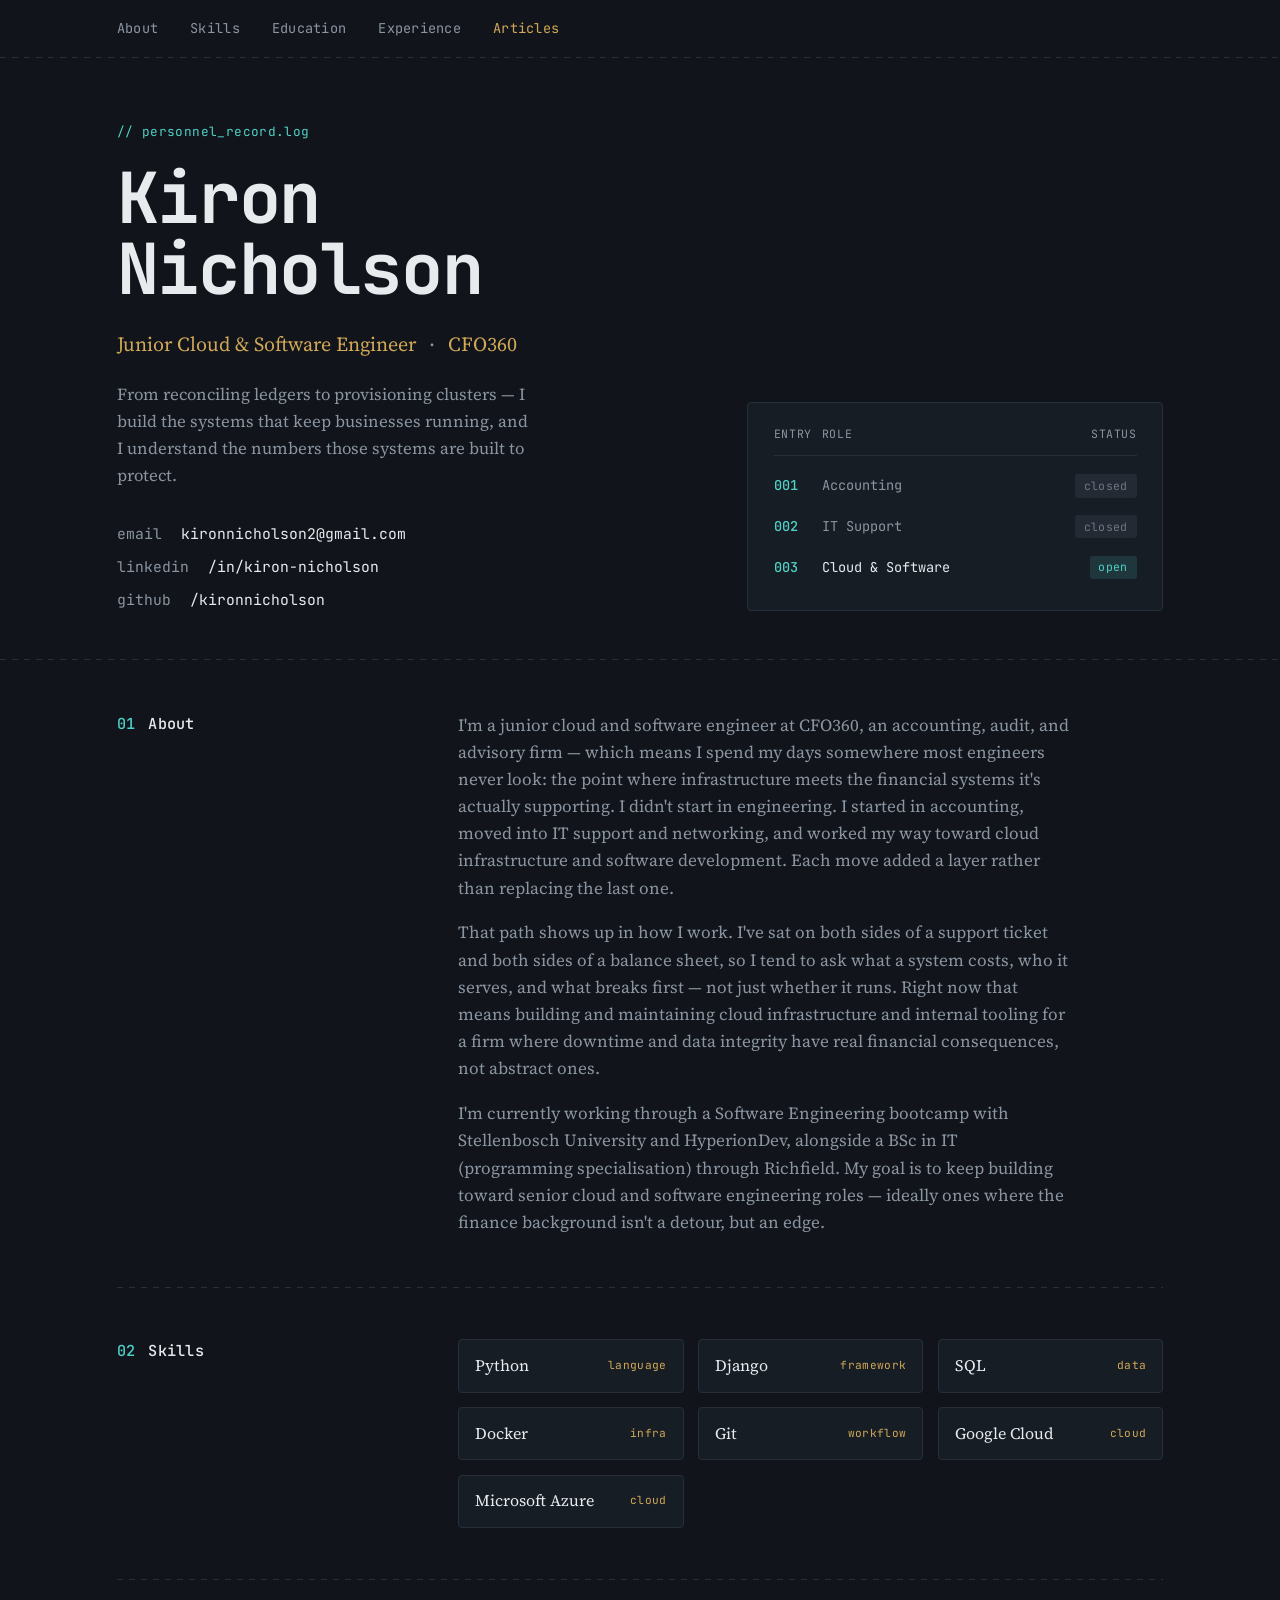
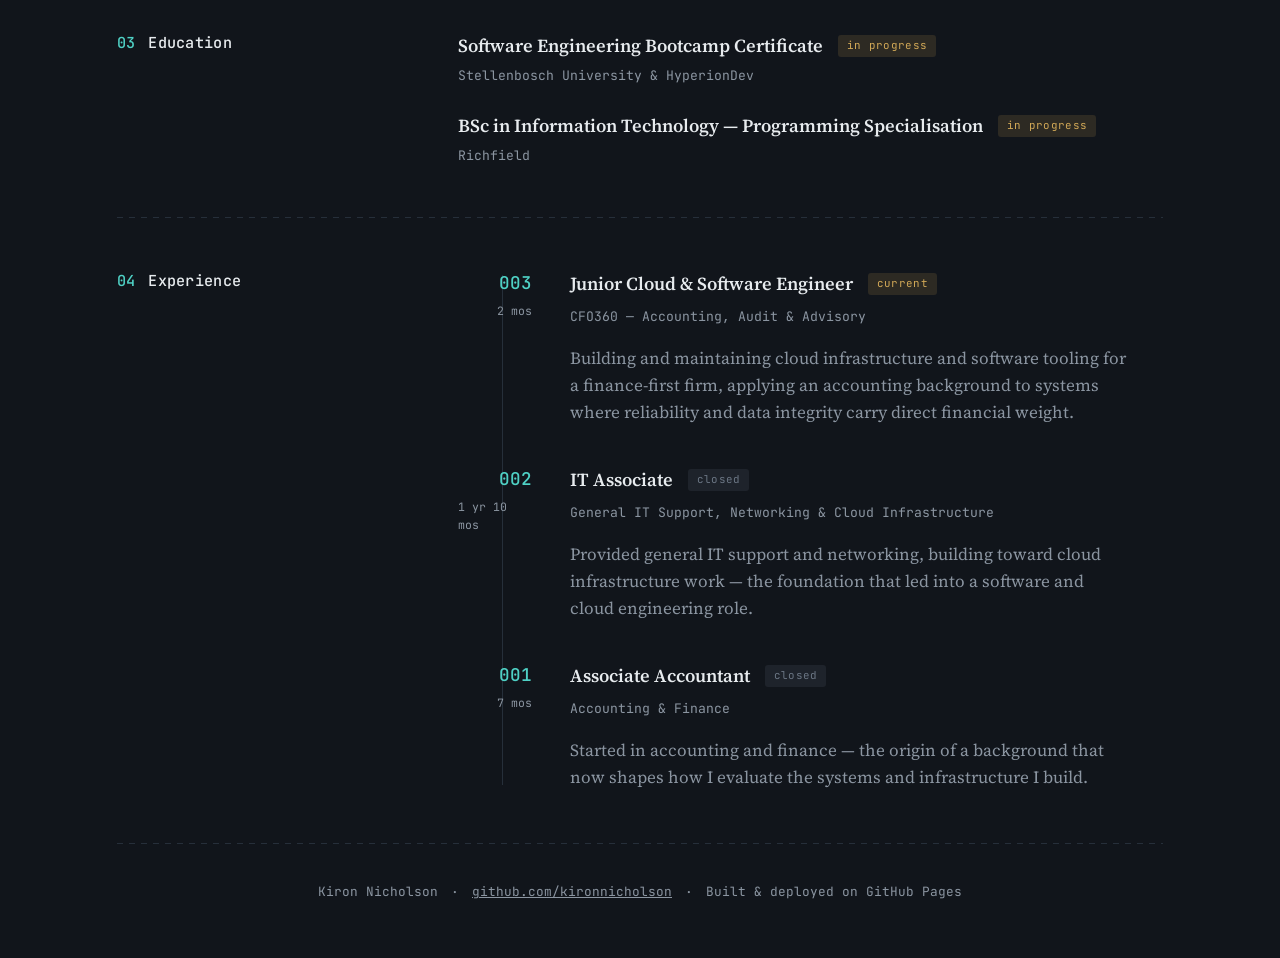
<file: index.html>
<!DOCTYPE html>
<html lang="en">
<head>
<meta charset="UTF-8">
<meta name="viewport" content="width=device-width, initial-scale=1.0">
<title>Kiron Nicholson — Cloud &amp; Software Engineer</title>
<link rel="preconnect" href="https://fonts.googleapis.com">
<link href="https://fonts.googleapis.com/css2?family=JetBrains+Mono:wght@400;500;700&family=Source+Serif+4:opsz,wght@8..60,400;8..60,500;8..60,600&display=swap" rel="stylesheet">
<link rel="stylesheet" href="style.css">
</head>
<body>

<div class="ledger-rule top-rule"></div>

<nav class="site-nav">
  <a href="#about" class="nav-link">About</a>
  <a href="#skills" class="nav-link">Skills</a>
  <a href="#education" class="nav-link">Education</a>
  <a href="#experience" class="nav-link">Experience</a>
  <a href="articles.html" class="nav-link nav-link-external">Articles</a>
</nav>

<div class="ledger-rule"></div>

<header class="hero">
  <div class="hero-inner">
    <p class="eyebrow">// personnel_record.log</p>
    <h1 class="name">Kiron<br>Nicholson</h1>
    <p class="role">Junior Cloud &amp; Software Engineer <span class="dot">·</span> CFO360</p>
    <p class="tagline">From reconciling ledgers to provisioning clusters — I build the systems that keep businesses running, and I understand the numbers those systems are built to protect.</p>
    <div class="hero-contact">
      <a href="mailto:kironnicholson2@gmail.com" class="contact-link">
        <span class="label">email</span> kironnicholson2@gmail.com
      </a>
      <a href="https://www.linkedin.com/in/kiron-nicholson/" class="contact-link" target="_blank" rel="noopener">
        <span class="label">linkedin</span> /in/kiron-nicholson
      </a>
      <a href="https://github.com/kironnicholson" class="contact-link" target="_blank" rel="noopener">
        <span class="label">github</span> /kironnicholson
      </a>
    </div>
  </div>
  <div class="hero-ledger">
    <div class="ledger-header">
      <span>ENTRY</span><span>ROLE</span><span>STATUS</span>
    </div>
    <div class="ledger-row">
      <span class="entry-no">001</span><span>Accounting</span><span class="status closed">closed</span>
    </div>
    <div class="ledger-row">
      <span class="entry-no">002</span><span>IT Support</span><span class="status closed">closed</span>
    </div>
    <div class="ledger-row active">
      <span class="entry-no">003</span><span>Cloud &amp; Software</span><span class="status open">open</span>
    </div>
  </div>
</header>

<div class="ledger-rule"></div>

<main>

  <section class="section about" id="about">
    <h2 class="section-title"><span class="section-no">01</span> About</h2>
    <div class="section-body">
      <p>I'm a junior cloud and software engineer at CFO360, an accounting, audit, and advisory firm — which means I spend my days somewhere most engineers never look: the point where infrastructure meets the financial systems it's actually supporting. I didn't start in engineering. I started in accounting, moved into IT support and networking, and worked my way toward cloud infrastructure and software development. Each move added a layer rather than replacing the last one.</p>
      <p>That path shows up in how I work. I've sat on both sides of a support ticket and both sides of a balance sheet, so I tend to ask what a system costs, who it serves, and what breaks first — not just whether it runs. Right now that means building and maintaining cloud infrastructure and internal tooling for a firm where downtime and data integrity have real financial consequences, not abstract ones.</p>
      <p>I'm currently working through a Software Engineering bootcamp with Stellenbosch University and HyperionDev, alongside a BSc in IT (programming specialisation) through Richfield. My goal is to keep building toward senior cloud and software engineering roles — ideally ones where the finance background isn't a detour, but an edge.</p>
    </div>
  </section>

  <div class="ledger-rule"></div>

  <section class="section skills" id="skills">
    <h2 class="section-title"><span class="section-no">02</span> Skills</h2>
    <div class="section-body">
      <ul class="skill-grid">
        <li><span class="skill-name">Python</span><span class="skill-tag">language</span></li>
        <li><span class="skill-name">Django</span><span class="skill-tag">framework</span></li>
        <li><span class="skill-name">SQL</span><span class="skill-tag">data</span></li>
        <li><span class="skill-name">Docker</span><span class="skill-tag">infra</span></li>
        <li><span class="skill-name">Git</span><span class="skill-tag">workflow</span></li>
        <li><span class="skill-name">Google Cloud</span><span class="skill-tag">cloud</span></li>
        <li><span class="skill-name">Microsoft Azure</span><span class="skill-tag">cloud</span></li>
      </ul>
    </div>
  </section>

  <div class="ledger-rule"></div>

  <section class="section education" id="education">
    <h2 class="section-title"><span class="section-no">03</span> Education</h2>
    <div class="section-body">
      <div class="record">
        <div class="record-head">
          <h3>Software Engineering Bootcamp Certificate</h3>
          <span class="record-status status-pill in-progress">in progress</span>
        </div>
        <p class="record-sub">Stellenbosch University &amp; HyperionDev</p>
      </div>
      <div class="record">
        <div class="record-head">
          <h3>BSc in Information Technology — Programming Specialisation</h3>
          <span class="record-status status-pill in-progress">in progress</span>
        </div>
        <p class="record-sub">Richfield</p>
      </div>
    </div>
  </section>

  <div class="ledger-rule"></div>

  <section class="section experience" id="experience">
    <h2 class="section-title"><span class="section-no">04</span> Experience</h2>
    <div class="section-body">
      <div class="timeline">

        <div class="timeline-entry">
          <div class="timeline-meta">
            <span class="entry-no">003</span>
            <span class="duration">2 mos</span>
          </div>
          <div class="timeline-content">
            <div class="record-head">
              <h3>Junior Cloud &amp; Software Engineer</h3>
              <span class="record-status status-pill in-progress">current</span>
            </div>
            <p class="record-sub">CFO360 — Accounting, Audit &amp; Advisory</p>
            <p>Building and maintaining cloud infrastructure and software tooling for a finance-first firm, applying an accounting background to systems where reliability and data integrity carry direct financial weight.</p>
          </div>
        </div>

        <div class="timeline-entry">
          <div class="timeline-meta">
            <span class="entry-no">002</span>
            <span class="duration">1 yr 10 mos</span>
          </div>
          <div class="timeline-content">
            <div class="record-head">
              <h3>IT Associate</h3>
              <span class="record-status status-pill closed">closed</span>
            </div>
            <p class="record-sub">General IT Support, Networking &amp; Cloud Infrastructure</p>
            <p>Provided general IT support and networking, building toward cloud infrastructure work — the foundation that led into a software and cloud engineering role.</p>
          </div>
        </div>

        <div class="timeline-entry">
          <div class="timeline-meta">
            <span class="entry-no">001</span>
            <span class="duration">7 mos</span>
          </div>
          <div class="timeline-content">
            <div class="record-head">
              <h3>Associate Accountant</h3>
              <span class="record-status status-pill closed">closed</span>
            </div>
            <p class="record-sub">Accounting &amp; Finance</p>
            <p>Started in accounting and finance — the origin of a background that now shapes how I evaluate the systems and infrastructure I build.</p>
          </div>
        </div>

      </div>
    </div>
  </section>

  <div class="ledger-rule"></div>

  <footer class="site-footer">
    <p>Kiron Nicholson <span class="dot">·</span> <a href="https://github.com/kironnicholson" target="_blank" rel="noopener">github.com/kironnicholson</a> <span class="dot">·</span> Built &amp; deployed on GitHub Pages</p>
  </footer>

</main>

</body>
</html>
</file>
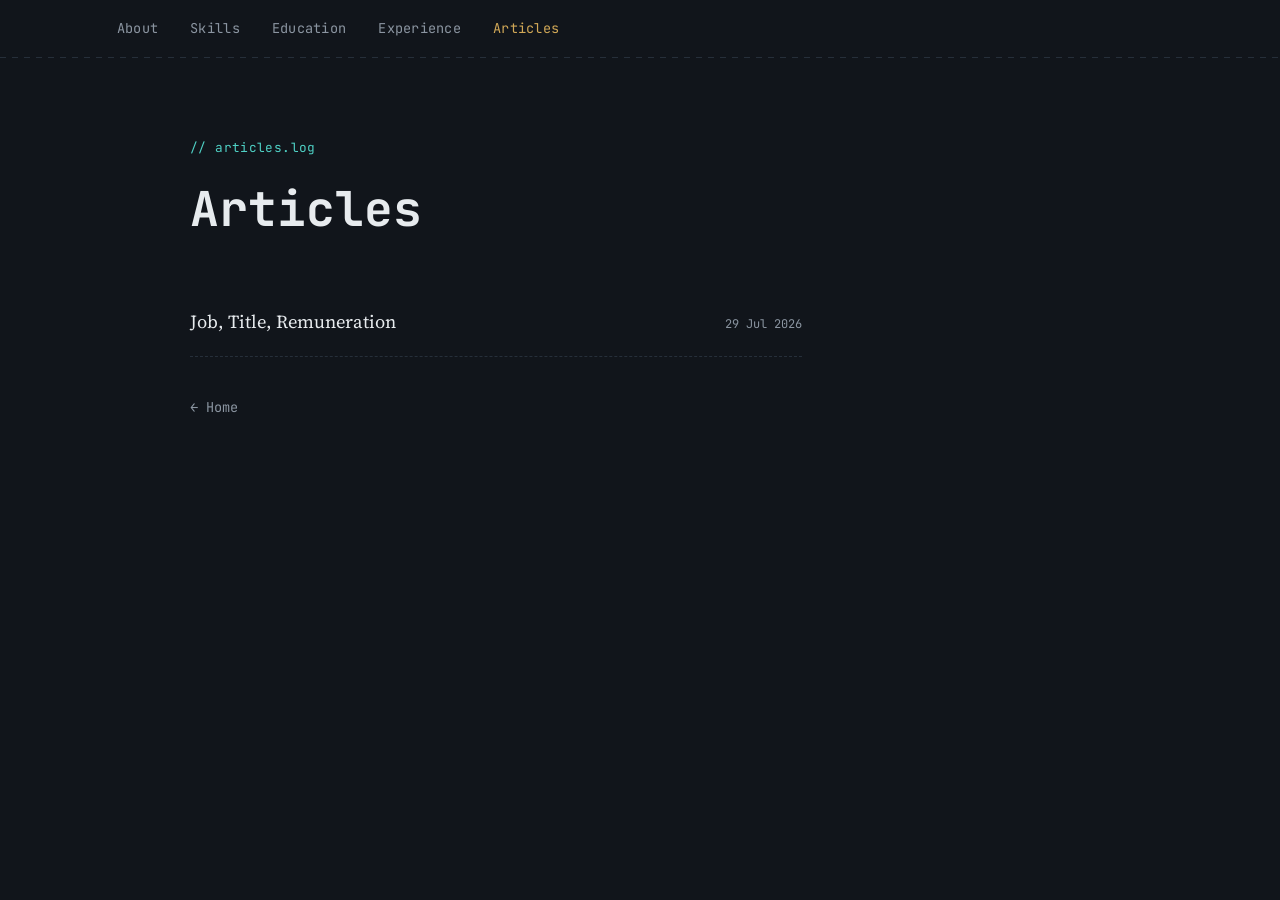
<file: articles.html>
<!DOCTYPE html>
<html lang="en">
<head>
<meta charset="UTF-8">
<meta name="viewport" content="width=device-width, initial-scale=1.0">
<title>Articles — Kiron Nicholson</title>
<link rel="preconnect" href="https://fonts.googleapis.com">
<link href="https://fonts.googleapis.com/css2?family=JetBrains+Mono:wght@400;500;700&family=Source+Serif+4:opsz,wght@8..60,400;8..60,500;8..60,600&display=swap" rel="stylesheet">
<link rel="stylesheet" href="style.css">
</head>
<body>

<nav class="site-nav">
  <a href="index.html#about" class="nav-link">About</a>
  <a href="index.html#skills" class="nav-link">Skills</a>
  <a href="index.html#education" class="nav-link">Education</a>
  <a href="index.html#experience" class="nav-link">Experience</a>
  <a href="articles.html" class="nav-link nav-link-external">Articles</a>
</nav>

<div class="ledger-rule"></div>

<main class="articles-page">
  <p class="eyebrow">// articles.log</p>
  <h1>Articles</h1>

  <ul class="article-list">
    <li>
      <a href="articles/first-article.html">
        <span>Job, Title, Remuneration</span>
        <span class="article-date">29 Jul 2026</span>
      </a>
    </li>
  </ul>

  <a href="index.html" class="back-link">← Home</a>
</main>

</body>
</html>
</file>
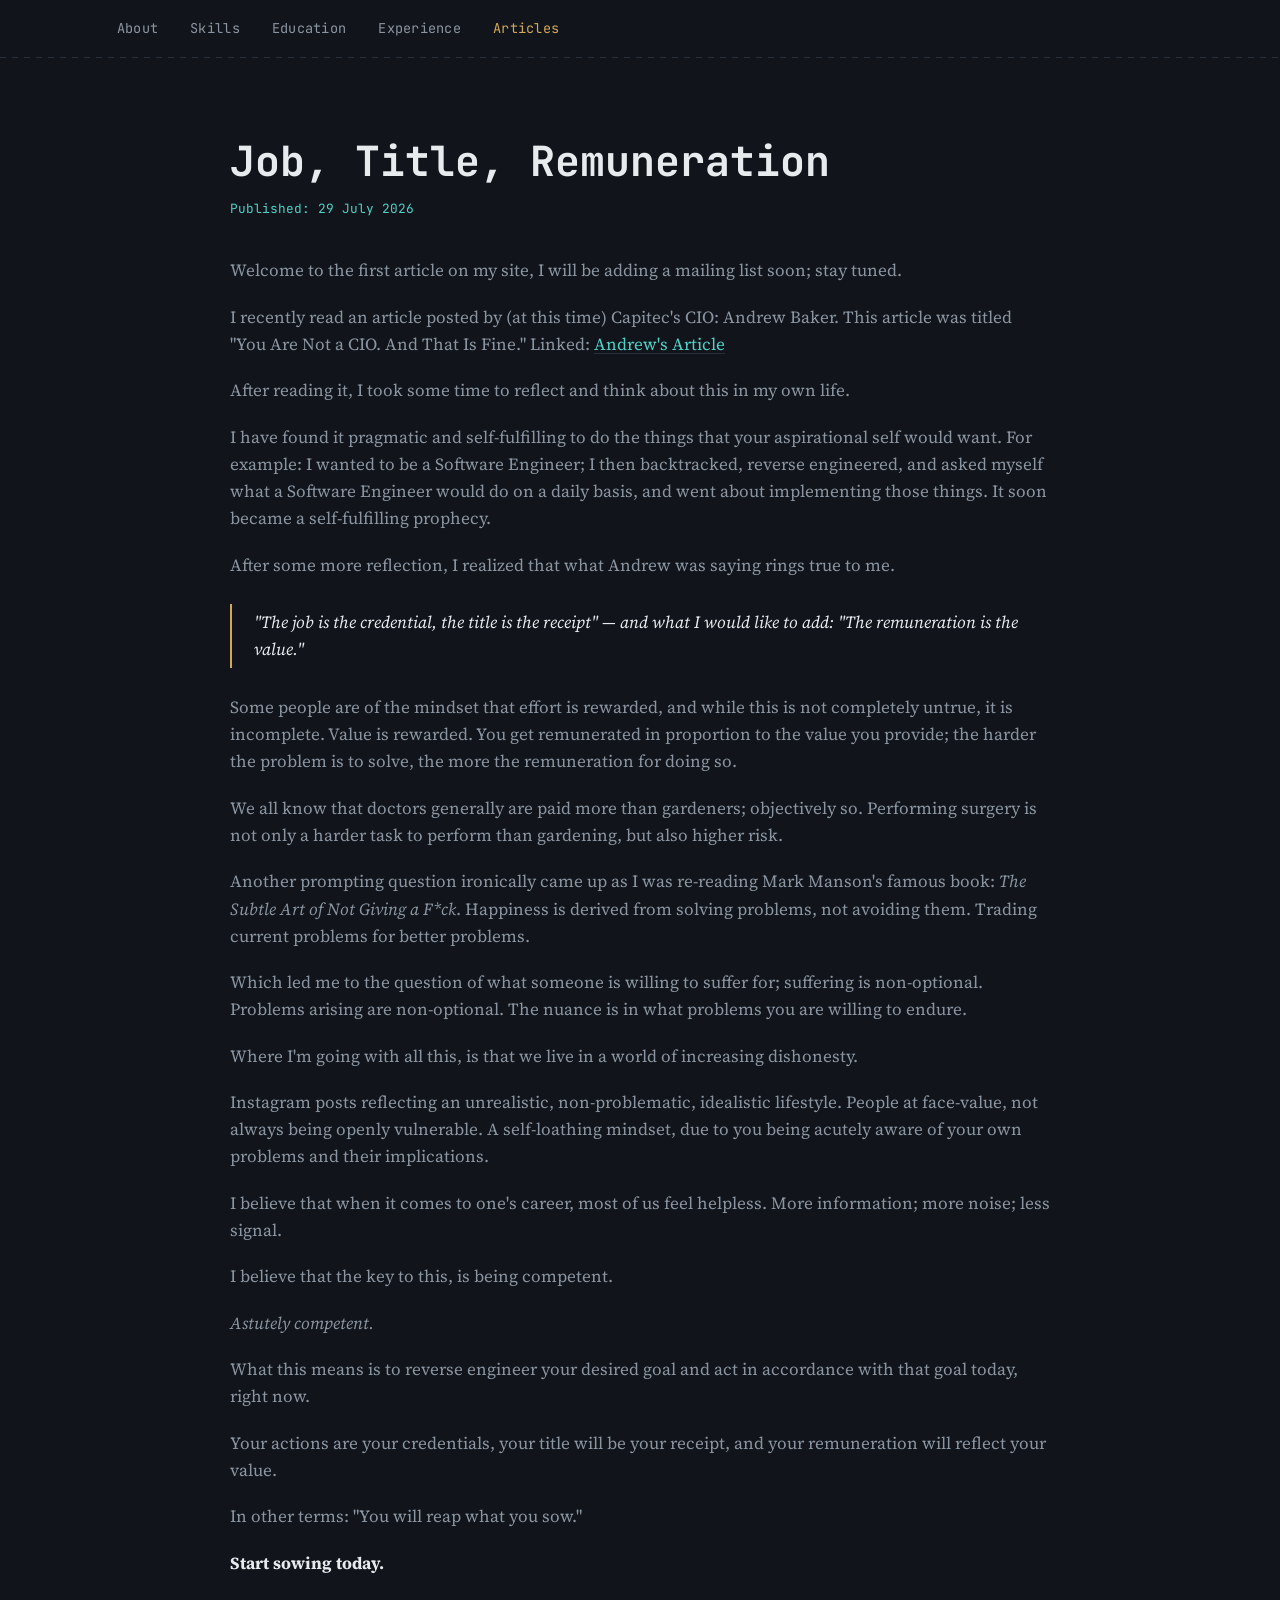
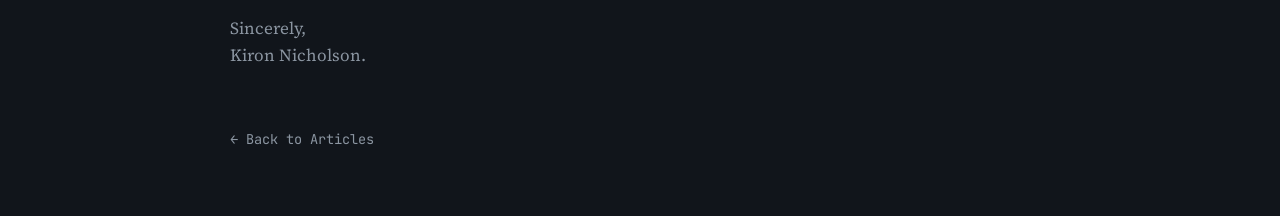
<file: articles/first-article.html>
<!DOCTYPE html>
<html lang="en">
<head>
<meta charset="UTF-8">
<meta name="viewport" content="width=device-width, initial-scale=1.0">
<title>Job, Title, Remuneration — Kiron Nicholson</title>
<link rel="preconnect" href="https://fonts.googleapis.com">
<link href="https://fonts.googleapis.com/css2?family=JetBrains+Mono:wght@400;500;700&family=Source+Serif+4:opsz,wght@8..60,400;8..60,500;8..60,600&display=swap" rel="stylesheet">
<link rel="stylesheet" href="../style.css">
</head>
<body>

<nav class="site-nav">
  <a href="../index.html#about" class="nav-link">About</a>
  <a href="../index.html#skills" class="nav-link">Skills</a>
  <a href="../index.html#education" class="nav-link">Education</a>
  <a href="../index.html#experience" class="nav-link">Experience</a>
  <a href="../articles.html" class="nav-link nav-link-external">Articles</a>
</nav>

<div class="ledger-rule"></div>

<main class="article-page">
  <h1>Job, Title, Remuneration</h1>
  <p class="article-meta">Published: 29 July 2026</p>

  <div class="article-body">
    <p>
    Welcome to the first article on my site, I will be adding a mailing list soon; stay tuned.
    </p>

    <p>
    I recently read an article posted by (at this time) Capitec's CIO: Andrew Baker.
    This article was titled "You Are Not a CIO. And That Is Fine." Linked: <a href="https://andrewbaker.ninja/2026/06/17/you-are-not-a-cio-and-that-is-fine/">Andrew's Article</a>
    </p>

    <p>
    After reading it, I took some time to reflect and think about this in my own life.
    </p>

    <p>
    I have found it pragmatic and self-fulfilling to do the things that your aspirational self would want.
    For example: I wanted to be a Software Engineer; I then backtracked, reverse engineered, and asked myself
    what a Software Engineer would do on a daily basis, and went about implementing those things.
    It soon became a self-fulfilling prophecy.
    </p>

    <p>
    After some more reflection, I realized that what Andrew was saying rings true to me.
    </p>

    <blockquote>
    "The job is the credential, the title is the receipt" — and what I would like to add: "The remuneration is the value."
    </blockquote>

    <p>
    Some people are of the mindset that effort is rewarded, and while this is not completely untrue,
    it is incomplete. Value is rewarded. You get remunerated in proportion to the value you provide;
    the harder the problem is to solve, the more the remuneration for doing so.
    </p>

    <p>
    We all know that doctors generally are paid more than gardeners; objectively so.
    Performing surgery is not only a harder task to perform than gardening, but also higher risk.
    </p>

    <p>
    Another prompting question ironically came up as I was re-reading Mark Manson's famous book: <em>The Subtle Art of Not Giving a F*ck</em>.
    Happiness is derived from solving problems, not avoiding them. Trading current problems for better problems.
    </p>

    <p>
    Which led me to the question of what someone is willing to suffer for; suffering is non-optional.
    Problems arising are non-optional. The nuance is in what problems you are willing to endure.
    </p>

    <p>
    Where I'm going with all this, is that we live in a world of increasing dishonesty.
    </p>

    <p>
    Instagram posts reflecting an unrealistic, non-problematic, idealistic lifestyle.
    People at face-value, not always being openly vulnerable.
    A self-loathing mindset, due to you being acutely aware of your own problems and their implications.
    </p>

    <p>
    I believe that when it comes to one's career, most of us feel helpless.
    More information; more noise; less signal.
    </p>

    <p>
    I believe that the key to this, is being competent.
    </p>

    <p><em>Astutely competent.</em></p>

    <p>
    What this means is to reverse engineer your desired goal and act in accordance with that goal today, right now.
    </p>

    <p>
    Your actions are your credentials, your title will be your receipt, and your remuneration will reflect your value.
    </p>

    <p>
    In other terms: "You will reap what you sow."
    </p>

    <p><strong>Start sowing today.</strong></p>

    <p class="article-signoff">
    Sincerely,<br>
    Kiron Nicholson.
    </p>
  </div>

  <a href="../articles.html" class="back-link">← Back to Articles</a>
</main>

</body>
</html>
</file>
<file: style.css>
:root {
  --bg: #11151b;
  --panel: #171d25;
  --panel-line: #262f3a;
  --ink: #e7ebee;
  --ink-dim: #8b95a1;
  --teal: #4fd1c5;
  --gold: #d1a857;
  --closed: #6b7684;
  --font-mono: 'JetBrains Mono', 'Courier New', monospace;
  --font-serif: 'Source Serif 4', Georgia, serif;
}

* { margin: 0; padding: 0; box-sizing: border-box; }

body {
  background: var(--bg);
  color: var(--ink);
  font-family: var(--font-serif);
  font-size: 17px;
  line-height: 1.6;
}

a { color: inherit; }

.ledger-rule {
  height: 1px;
  background: repeating-linear-gradient(
    to right,
    var(--panel-line) 0,
    var(--panel-line) 6px,
    transparent 6px,
    transparent 12px
  );
  width: 100%;
}

.top-rule { display: none; }

/* ---------- NAV ---------- */

.site-nav {
  max-width: 1200px;
  margin: 0 auto;
  padding: 1.1rem 6vw;
  display: flex;
  gap: 2rem;
  font-family: var(--font-mono);
  font-size: 0.85rem;
}

.nav-link {
  color: var(--ink-dim);
  text-decoration: none;
  letter-spacing: 0.02em;
  transition: color 0.15s ease;
}

.nav-link:hover { color: var(--teal); }
.nav-link:focus-visible { outline: 2px solid var(--teal); outline-offset: 3px; }

.nav-link-external { color: var(--gold); }
.nav-link-external:hover { color: var(--teal); }

@media (max-width: 860px) {
  .site-nav {
    padding: 1rem 6vw;
    gap: 1.2rem;
    flex-wrap: wrap;
  }
}

/* ---------- HERO ---------- */

.hero {
  display: grid;
  grid-template-columns: 1.4fr 1fr;
  gap: 3rem;
  padding: 4rem 6vw 3rem;
  max-width: 1200px;
  margin: 0 auto;
  align-items: end;
}

.eyebrow {
  font-family: var(--font-mono);
  font-size: 0.8rem;
  color: var(--teal);
  letter-spacing: 0.03em;
  margin-bottom: 1.2rem;
}

.name {
  font-family: var(--font-mono);
  font-weight: 700;
  font-size: clamp(2.6rem, 6vw, 4.4rem);
  line-height: 1.02;
  letter-spacing: -0.02em;
  color: var(--ink);
  margin-bottom: 1.4rem;
}

.role {
  font-family: var(--font-serif);
  font-size: 1.25rem;
  color: var(--gold);
  margin-bottom: 1.4rem;
}

.dot { color: var(--ink-dim); margin: 0 0.4em; }

.tagline {
  max-width: 46ch;
  color: var(--ink-dim);
  font-size: 1.05rem;
  margin-bottom: 2rem;
}

.hero-contact {
  display: flex;
  flex-direction: column;
  gap: 0.6rem;
}

.contact-link {
  font-family: var(--font-mono);
  font-size: 0.92rem;
  text-decoration: none;
  color: var(--ink);
  transition: color 0.15s ease;
  width: fit-content;
}

.contact-link:hover { color: var(--teal); }
.contact-link:focus-visible { outline: 2px solid var(--teal); outline-offset: 3px; }

.contact-link .label {
  color: var(--ink-dim);
  margin-right: 0.7em;
}

/* ---------- HERO LEDGER PANEL ---------- */

.hero-ledger {
  background: var(--panel);
  border: 1px solid var(--panel-line);
  border-radius: 4px;
  padding: 1.4rem 1.6rem;
  font-family: var(--font-mono);
  font-size: 0.85rem;
}

.ledger-header {
  display: grid;
  grid-template-columns: 3rem 1fr auto;
  color: var(--ink-dim);
  letter-spacing: 0.05em;
  font-size: 0.72rem;
  padding-bottom: 0.7rem;
  border-bottom: 1px solid var(--panel-line);
  margin-bottom: 0.6rem;
}

.ledger-row {
  display: grid;
  grid-template-columns: 3rem 1fr auto;
  padding: 0.55rem 0;
  align-items: center;
  color: var(--ink-dim);
}

.ledger-row.active { color: var(--ink); }

.entry-no {
  color: var(--teal);
  font-weight: 500;
}

.status {
  font-size: 0.72rem;
  padding: 0.15rem 0.55rem;
  border-radius: 3px;
  justify-self: end;
  letter-spacing: 0.03em;
}

.status.closed { background: rgba(107,118,132,0.15); color: var(--closed); }
.status.open { background: rgba(79,209,197,0.14); color: var(--teal); }

/* ---------- MAIN SECTIONS ---------- */

main {
  max-width: 1200px;
  margin: 0 auto;
  padding: 0 6vw;
}

.section {
  display: grid;
  grid-template-columns: 1fr 2.4fr;
  gap: 3rem;
  padding: 3.2rem 0;
}

.section-title {
  font-family: var(--font-mono);
  font-size: 0.95rem;
  font-weight: 500;
  color: var(--ink);
  letter-spacing: 0.02em;
  display: flex;
  align-items: baseline;
  gap: 0.8rem;
  height: fit-content;
}

.section-no {
  color: var(--teal);
}

.section-body p {
  color: var(--ink-dim);
  max-width: 68ch;
  margin-bottom: 1.1rem;
}

.section-body p:last-child { margin-bottom: 0; }

/* ---------- SKILLS ---------- */

.skill-grid {
  list-style: none;
  display: grid;
  grid-template-columns: repeat(auto-fill, minmax(180px, 1fr));
  gap: 0.9rem;
}

.skill-grid li {
  background: var(--panel);
  border: 1px solid var(--panel-line);
  border-radius: 4px;
  padding: 0.8rem 1rem;
  display: flex;
  justify-content: space-between;
  align-items: center;
}

.skill-name {
  font-family: var(--font-serif);
  font-size: 1rem;
  color: var(--ink);
}

.skill-tag {
  font-family: var(--font-mono);
  font-size: 0.7rem;
  color: var(--gold);
  letter-spacing: 0.03em;
}

/* ---------- EDUCATION / RECORDS ---------- */

.record {
  margin-bottom: 1.6rem;
}

.record:last-child { margin-bottom: 0; }

.record-head {
  display: flex;
  align-items: center;
  gap: 0.9rem;
  flex-wrap: wrap;
  margin-bottom: 0.25rem;
}

.record-head h3 {
  font-family: var(--font-serif);
  font-weight: 600;
  font-size: 1.15rem;
  color: var(--ink);
}

.record-sub {
  font-family: var(--font-mono);
  font-size: 0.82rem;
  color: var(--ink-dim);
  margin-bottom: 0.4rem;
}

.status-pill {
  font-family: var(--font-mono);
  font-size: 0.68rem;
  padding: 0.15rem 0.55rem;
  border-radius: 3px;
  letter-spacing: 0.03em;
  white-space: nowrap;
}

.status-pill.in-progress { background: rgba(209,168,87,0.14); color: var(--gold); }
.status-pill.closed { background: rgba(107,118,132,0.15); color: var(--closed); }

/* ---------- EXPERIENCE TIMELINE ---------- */

.timeline {
  position: relative;
}

.timeline::before {
  content: "";
  position: absolute;
  left: 2.7rem;
  top: 0.4rem;
  bottom: 0.4rem;
  width: 1px;
  background: var(--panel-line);
}

.timeline-entry {
  display: grid;
  grid-template-columns: 5.4rem 1fr;
  gap: 1.6rem;
  padding-bottom: 2.4rem;
  position: relative;
}

.timeline-entry:last-child { padding-bottom: 0; }

.timeline-meta {
  display: flex;
  flex-direction: column;
  align-items: flex-end;
  gap: 0.3rem;
  font-family: var(--font-mono);
  padding-right: 0.8rem;
}

.timeline-meta .entry-no {
  font-size: 1.1rem;
}

.timeline-meta .duration {
  font-size: 0.72rem;
  color: var(--ink-dim);
}

.timeline-content p {
  color: var(--ink-dim);
  max-width: 62ch;
  margin-top: 0.5rem;
}

/* ---------- FOOTER ---------- */

.site-footer {
  padding: 2.4rem 0 3.5rem;
  font-family: var(--font-mono);
  font-size: 0.8rem;
  color: var(--ink-dim);
  text-align: center;
}

/* ---------- ARTICLE LIST PAGE ---------- */

.articles-page {
  max-width: 900px;
  margin: 0 auto;
  padding: 4rem 6vw;
}

@media (min-width: 900px) {
  .articles-page {
    padding: 5rem 0 4rem;
  }
}

.articles-page .eyebrow {
  margin-bottom: 0.8rem;
}

.articles-page h1 {
  font-family: var(--font-mono);
  font-weight: 700;
  font-size: clamp(2rem, 5vw, 3rem);
  color: var(--ink);
  margin-bottom: 2.5rem;
}

.article-list {
  list-style: none;
  max-width: 68ch;
}

.article-list li {
  border-bottom: 1px dashed var(--panel-line);
}

.article-list a {
  display: flex;
  justify-content: space-between;
  align-items: baseline;
  padding: 1.2rem 0;
  text-decoration: none;
  color: var(--ink);
  font-family: var(--font-serif);
  font-size: 1.15rem;
  transition: color 0.15s ease;
}

.article-list a:hover { color: var(--teal); }

.article-list .article-date {
  font-family: var(--font-mono);
  font-size: 0.75rem;
  color: var(--ink-dim);
  white-space: nowrap;
  margin-left: 1.5rem;
}

.back-link {
  display: inline-block;
  margin-top: 2.5rem;
  font-family: var(--font-mono);
  font-size: 0.85rem;
  color: var(--ink-dim);
  text-decoration: none;
}

.back-link:hover { color: var(--teal); }

/* ---------- SINGLE ARTICLE PAGE ---------- */

.article-page {
  max-width: 700px;
  margin: 0 auto;
  padding: 4rem 6vw 3rem;
}

@media (min-width: 900px) {
  .article-page {
    max-width: 820px;
    padding: 5rem 0 4rem;
  }
}

@media (min-width: 1300px) {
  .article-page {
    max-width: 900px;
  }

  .article-body p,
  .article-meta {
    font-size: 1.05rem;
  }
}

.article-page h1 {
  font-family: var(--font-mono);
  font-weight: 700;
  font-size: clamp(1.9rem, 4.5vw, 2.6rem);
  color: var(--ink);
  margin-bottom: 0.8rem;
  line-height: 1.15;
}

.article-meta {
  font-family: var(--font-mono);
  font-size: 0.8rem;
  color: var(--teal);
  margin-bottom: 2.4rem;
}

.article-body p {
  color: var(--ink-dim);
  margin-bottom: 1.2rem;
}

.article-body blockquote {
  border-left: 2px solid var(--gold);
  padding: 0.3rem 0 0.3rem 1.4rem;
  margin: 1.6rem 0;
  color: var(--ink);
  font-style: italic;
}

.article-body a {
  color: var(--teal);
  text-decoration: underline;
  text-decoration-color: var(--panel-line);
  text-underline-offset: 3px;
}

.article-body a:hover { text-decoration-color: var(--teal); }

.article-body strong { color: var(--ink); }

.article-signoff {
  margin-top: 2.4rem;
  color: var(--ink-dim);
}

/* ---------- RESPONSIVE ---------- */

@media (max-width: 860px) {
  .hero {
    grid-template-columns: 1fr;
    padding: 3rem 6vw 2.5rem;
    gap: 2rem;
  }

  .section {
    grid-template-columns: 1fr;
    gap: 1rem;
    padding: 2.4rem 0;
  }

  .timeline::before { left: 0.6rem; }

  .timeline-entry {
    grid-template-columns: 1.4rem 1fr;
  }

  .timeline-meta {
    flex-direction: row;
    align-items: center;
    gap: 0.6rem;
  }

  .timeline-meta .duration { display: none; }
}

@media (prefers-reduced-motion: reduce) {
  * { transition: none !important; }
}
</file>
